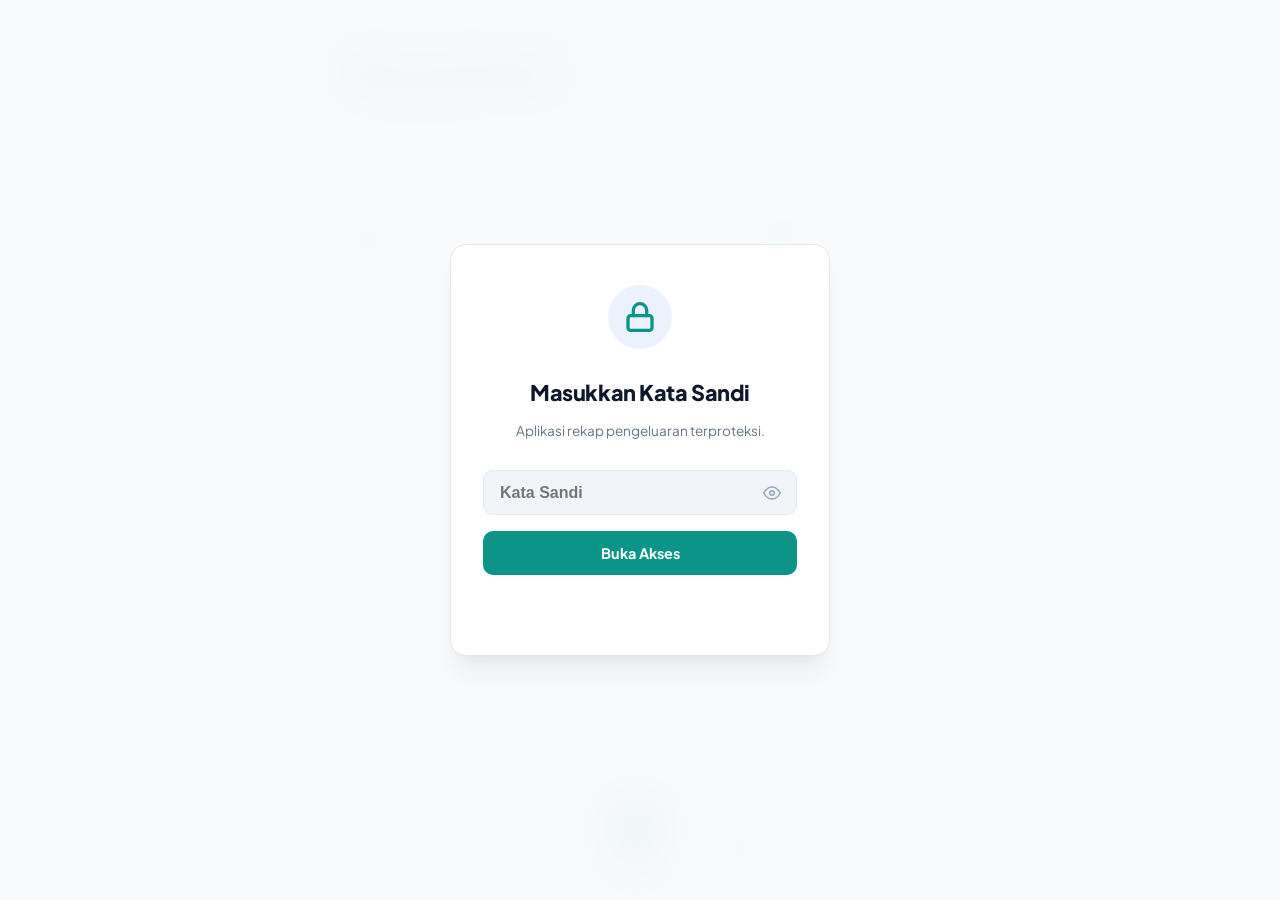
<file: index.html>
<!DOCTYPE html>
<html lang="id">
<head>
  <meta charset="UTF-8">
  <meta name="viewport" content="width=device-width, initial-scale=1.0">
  <meta name="description" content="Aplikasi pencatatan pengeluaran pribadi yang otomatis tersimpan di GitHub Repository menggunakan GitHub REST API.">
  <title>Personal Expense Tracker</title>
  
  <!-- CSS Stylesheet -->
  <link rel="stylesheet" href="style.css?v=2">
  
  <!-- Google Fonts (Plus Jakarta Sans) -->
  <link rel="preconnect" href="https://fonts.googleapis.com">
  <link rel="preconnect" href="https://fonts.gstatic.com" crossorigin>
  <link href="https://fonts.googleapis.com/css2?family=Plus+Jakarta+Sans:wght@400;500;600;700;800&display=swap" rel="stylesheet">
</head>
<body>

  <!-- Background decorative meshes -->
  <div class="bg-mesh bg-mesh-1"></div>
  <div class="bg-mesh bg-mesh-2"></div>

  <!-- App Wrapper (Mobile-first centered constraint) -->
  <div class="app-container">
    
    <!-- HEADER -->
    <header class="app-header">
      <div class="header-main">
        <div class="header-titles">
          <h1>Personal Expense Tracker</h1>
          <span id="current-month-display" class="month-title">Memuat bulan...</span>
        </div>
        
        <!-- Connection status info in header -->
        <div class="sync-status-bar">
          <span id="sync-status-indicator" class="status-dot unconfigured"></span>
          <span id="sync-status-label" class="status-text">Memeriksa koneksi...</span>
        </div>
      </div>
    </header>

    <!-- SUMMARY SECTION -->
    <section class="summary-section">
      <h2 class="section-title-hidden">Ringkasan Keuangan</h2>
      
      <!-- Grid Cards -->
      <div class="summary-grid">
        <!-- Card Gaji -->
        <div class="summary-card-item salary-card">
          <div class="summary-card-header">
            <span class="summary-label">Gaji</span>
            <div class="summary-icon bg-green-light">
              <svg viewBox="0 0 24 24" width="16" height="16" fill="none" stroke="currentColor" stroke-width="2.5" stroke-linecap="round" stroke-linejoin="round">
                <line x1="12" y1="1" x2="12" y2="23"></line>
                <path d="M17 5H9.5a3.5 3.5 0 0 0 0 7h5a3.5 3.5 0 0 1 0 7H6"></path>
              </svg>
            </div>
          </div>
          <span id="summary-salary" class="summary-val">Rp0</span>
        </div>

        <!-- Card Pengeluaran -->
        <div class="summary-card-item expense-card">
          <div class="summary-card-header">
            <span class="summary-label">Pengeluaran</span>
            <div class="summary-icon bg-red-light">
              <svg viewBox="0 0 24 24" width="16" height="16" fill="none" stroke="currentColor" stroke-width="2.5" stroke-linecap="round" stroke-linejoin="round">
                <line x1="7" y1="17" x2="17" y2="7"></line>
                <polyline points="7 7 17 7 17 17"></polyline>
              </svg>
            </div>
          </div>
          <span id="summary-expenses" class="summary-val text-red">Rp0</span>
        </div>

        <!-- Card Sisa Saldo -->
        <div class="summary-card-item balance-card">
          <div class="summary-card-header">
            <span class="summary-label">Sisa Saldo</span>
            <div class="summary-icon bg-teal-light">
              <svg viewBox="0 0 24 24" width="16" height="16" fill="none" stroke="currentColor" stroke-width="2.5" stroke-linecap="round" stroke-linejoin="round">
                <rect x="2" y="5" width="20" height="14" rx="2" ry="2"></rect>
                <line x1="2" y1="10" x2="22" y2="10"></line>
              </svg>
            </div>
          </div>
          <span id="summary-balance" class="summary-val text-green">Rp0</span>
        </div>
      </div>
      
      <!-- Tabungan Widget Inside Summary Card -->
      <div id="summary-savings" class="summary-savings-card">
        <!-- Will be filled dynamically by UIService -->
      </div>
    </section>

    <!-- COPY REPORT BUTTON -->
    <div class="action-bar">
      <button id="btn-copy-report" class="btn-copy">
        <svg viewBox="0 0 24 24" width="18" height="18" fill="none" stroke="currentColor" stroke-width="2.2" stroke-linecap="round" stroke-linejoin="round">
          <path d="M16 4h2a2 2 0 0 1 2 2v14a2 2 0 0 1-2 2H6a2 2 0 0 1-2-2V6a2 2 0 0 1 2-2h2"></path>
          <rect x="8" y="2" width="8" height="4" rx="1" ry="1"></rect>
        </svg>
        Salin Laporan WhatsApp
      </button>
    </div>

    <!-- REPORT LISTING -->
    <section class="report-section">
      <div id="categories-container">
        <!-- Will be rendered dynamically by UIService -->
      </div>
    </section>

    <!-- FLOATING TAB BAR DOCK (UX Optimasi untuk Mobile Thumb reach) -->
    <nav class="bottom-dock-container">
      <div class="bottom-dock">
        <!-- History Action -->
        <button id="btn-history" class="dock-item" title="Riwayat Bulan">
          <svg viewBox="0 0 24 24" width="22" height="22" fill="none" stroke="currentColor" stroke-width="2" stroke-linecap="round" stroke-linejoin="round" class="dock-icon">
            <rect x="3" y="4" width="18" height="18" rx="2" ry="2"></rect>
            <line x1="16" y1="2" x2="16" y2="6"></line>
            <line x1="8" y1="2" x2="8" y2="6"></line>
            <line x1="3" y1="10" x2="21" y2="10"></line>
          </svg>
          <span class="dock-label">Bulan</span>
        </button>
        
        <!-- Main Circular ADD button -->
        <div class="dock-center-wrapper">
          <button id="btn-add-tx" class="dock-center-btn" title="Tambah Transaksi">
            <svg viewBox="0 0 24 24" width="28" height="28" fill="none" stroke="currentColor" stroke-width="2.5" stroke-linecap="round" stroke-linejoin="round">
              <line x1="12" y1="5" x2="12" y2="19"></line>
              <line x1="5" y1="12" x2="19" y2="12"></line>
            </svg>
          </button>
        </div>
        
        <!-- Settings Action -->
        <button id="btn-settings" class="dock-item" title="Pengaturan">
          <svg viewBox="0 0 24 24" width="22" height="22" fill="none" stroke="currentColor" stroke-width="2" stroke-linecap="round" stroke-linejoin="round" class="dock-icon">
            <circle cx="12" cy="12" r="3"></circle>
            <path d="M19.4 15a1.65 1.65 0 0 0 .33 1.82l.06.06a2 2 0 1 1-2.83 2.83l-.06-.06a1.65 1.65 0 0 0-1.82-.33 1.65 1.65 0 0 0-1 1.51V21a2 2 0 0 1-4 0v-.09A1.65 1.65 0 0 0 9 19.4a1.65 1.65 0 0 0-1.82.33l-.06.06a2 2 0 1 1-2.83-2.83l.06-.06a1.65 1.65 0 0 0 .33-1.82 1.65 1.65 0 0 0-1.51-1H3a2 2 0 0 1 0-4h.09A1.65 1.65 0 0 0 4.6 9a1.65 1.65 0 0 0-.33-1.82l-.06-.06a2 2 0 1 1 2.83-2.83l.06.06a1.65 1.65 0 0 0 1.82.33H9a1.65 1.65 0 0 0 1-1.51V3a2 2 0 0 1 4 0v.09a1.65 1.65 0 0 0 1 1.51 1.65 1.65 0 0 0 1.82-.33l.06-.06a2 2 0 1 1 2.83 2.83l-.06.06a1.65 1.65 0 0 0-.33 1.82V9a1.65 1.65 0 0 0 1.51 1H21a2 2 0 0 1 0 4h-.09a1.65 1.65 0 0 0-1.51 1z"></path>
          </svg>
          <span class="dock-label">Setting</span>
        </button>
      </div>
    </nav>

    <!-- FOOTER/SPACER FOR BOTTOM DOCK -->
    <div class="bottom-spacer"></div>

  </div> <!-- End App Container -->

  <!-- MODAL: ADD / EDIT TRANSACTION -->
  <div id="transaction-modal" class="modal-overlay">
    <div class="modal-card">
      <div class="modal-header">
        <h2 id="tx-modal-title">Tambah Transaksi</h2>
        <button type="button" class="modal-close-btn" onclick="document.getElementById('transaction-modal').classList.remove('active'); document.body.classList.remove('modal-open');">&times;</button>
      </div>
      <form id="tx-form" class="modal-body">
        <input type="hidden" id="tx-id">
        
        <div class="form-group">
          <label for="tx-amount">Nominal (Rupiah)</label>
          <div class="input-prefix-wrapper">
            <span class="input-prefix-text">Rp</span>
            <input type="text" id="tx-amount" placeholder="0" required class="form-input with-prefix">
          </div>
        </div>
        
        <div class="form-group">
          <label for="tx-category">Kategori</label>
          <select id="tx-category" required class="form-select">
            <!-- Will be populated dynamically -->
          </select>
        </div>
        
        <div class="form-group">
          <label for="tx-description">Keterangan</label>
          <input type="text" id="tx-description" placeholder="Contoh: Makan siang nasi padang" required class="form-input">
        </div>
        
        <!-- Today's date will be populated by default but we keep it hidden/readonly for simple use -->
        <input type="hidden" id="tx-date">

        <div class="modal-actions">
          <button type="button" id="btn-delete-tx" class="btn btn-danger">Hapus</button>
          <div class="flex-spacer"></div>
          <button type="button" class="btn btn-secondary" onclick="document.getElementById('transaction-modal').classList.remove('active'); document.body.classList.remove('modal-open');">Batal</button>
          <button type="submit" class="btn btn-primary">Simpan</button>
        </div>
      </form>
    </div>
  </div>

  <!-- BOTTOM SHEET / MODAL: HISTORY MONTHS -->
  <div id="history-modal" class="modal-overlay bottom-sheet">
    <div class="modal-card">
      <!-- Drag handle helper for visual aesthetics on bottom sheets -->
      <div class="sheet-drag-handle"></div>
      <div class="modal-header">
        <h2>Pilih Periode Bulan</h2>
        <button type="button" class="modal-close-btn" onclick="document.getElementById('history-modal').classList.remove('active'); document.body.classList.remove('modal-open');">&times;</button>
      </div>
      <div class="modal-body">
        <div id="history-month-list" class="month-selection-list">
          <!-- Filled dynamically -->
        </div>
      </div>
    </div>
  </div>

  <!-- MODAL: SETTINGS & GITHUB CONFIG -->
  <div id="settings-modal" class="modal-overlay">
    <div class="modal-card">
      <div class="modal-header">
        <h2>Pengaturan Profil & GitHub</h2>
        <button type="button" class="modal-close-btn" onclick="document.getElementById('settings-modal').classList.remove('active'); document.body.classList.remove('modal-open');">&times;</button>
      </div>
      <form id="settings-form" class="modal-body">
        
        <div class="section-divider-title">
          <span>⚙️ KEUANGAN & BUDGET</span>
        </div>
        
        <div class="form-group">
          <label for="settings-salary">Gaji Bulanan (Rupiah)</label>
          <div class="input-prefix-wrapper">
            <span class="input-prefix-text">Rp</span>
            <input type="text" id="settings-salary" required class="form-input with-prefix">
          </div>
        </div>
        
        <div id="settings-budgets-container" class="settings-budgets-grid">
          <!-- budgets generated dynamically -->
        </div>

        <div class="section-divider-title">
          <span>📂 GITHUB CLOUD DATABASE</span>
        </div>
        
        <div class="form-group">
          <label for="settings-gh-username">GitHub Username</label>
          <input type="text" id="settings-gh-username" placeholder="Contoh: budisanjaya" class="form-input">
        </div>
        <div class="form-group">
          <label for="settings-gh-repo">Repository Name</label>
          <input type="text" id="settings-gh-repo" placeholder="Contoh: data-keuangan" class="form-input">
        </div>
        <div class="form-group">
          <label for="settings-gh-branch">Branch</label>
          <input type="text" id="settings-gh-branch" value="main" class="form-input">
        </div>
        <div class="form-group">
          <label for="settings-gh-token">Fine-grained Personal Access Token</label>
          <input type="password" id="settings-gh-token" placeholder="github_pat_..." class="form-input">
          <span class="help-text">Token ini disimpan secara lokal di dalam browser Anda dan tidak dikirim ke server luar.</span>
        </div>

        <div class="modal-actions">
          <button type="button" class="btn btn-secondary" onclick="document.getElementById('settings-modal').classList.remove('active'); document.body.classList.remove('modal-open');">Batal</button>
          <button type="submit" class="btn btn-primary">Simpan Pengaturan</button>
        </div>
      </form>
    </div>
  </div>

  <!-- TOAST NOTIFICATION CONTAINER -->
  <div id="toast-container" class="toast-container"></div>

  <!-- LOADING OVERLAY -->
  <div id="loading-overlay" class="loading-overlay">
    <div class="loading-content">
      <div class="spinner"></div>
      <span id="loading-text">Menghubungkan ke GitHub...</span>
    </div>
  </div>

  <!-- LOCK SCREEN OVERLAY -->
  <div id="lock-screen" class="lock-screen-overlay">
    <div class="lock-card">
      <div class="lock-icon-wrapper">
        <svg viewBox="0 0 24 24" width="32" height="32" fill="none" stroke="currentColor" stroke-width="2.5" stroke-linecap="round" stroke-linejoin="round">
          <rect x="3" y="11" width="18" height="11" rx="2" ry="2"></rect>
          <path d="M7 11V7a5 5 0 0 1 10 0v4"></path>
        </svg>
      </div>
      <h2>Masukkan Kata Sandi</h2>
      <p class="lock-subtitle">Aplikasi rekap pengeluaran terproteksi.</p>
      <form id="lock-form" class="lock-form">
        <div class="lock-input-group">
          <input type="password" id="lock-password" placeholder="Kata Sandi" required autocomplete="current-password">
          <button type="button" id="btn-toggle-lock-pwd" class="btn-toggle-pwd" title="Lihat Sandi">
            <svg viewBox="0 0 24 24" width="18" height="18" fill="none" stroke="currentColor" stroke-width="2" stroke-linecap="round" stroke-linejoin="round">
              <path d="M1 12s4-8 11-8 11 8 11 8-4 8-11 8-11-8-11-8z"></path>
              <circle cx="12" cy="12" r="3"></circle>
            </svg>
          </button>
        </div>
        <button type="submit" class="btn btn-primary btn-lock-submit">Buka Akses</button>
      </form>
      <div id="lock-error-msg" class="lock-error"></div>
    </div>
  </div>

  <!-- JS Coordinator Entry Point -->
  <script type="module" src="script.js?v=2"></script>
</body>
</html>
</file>
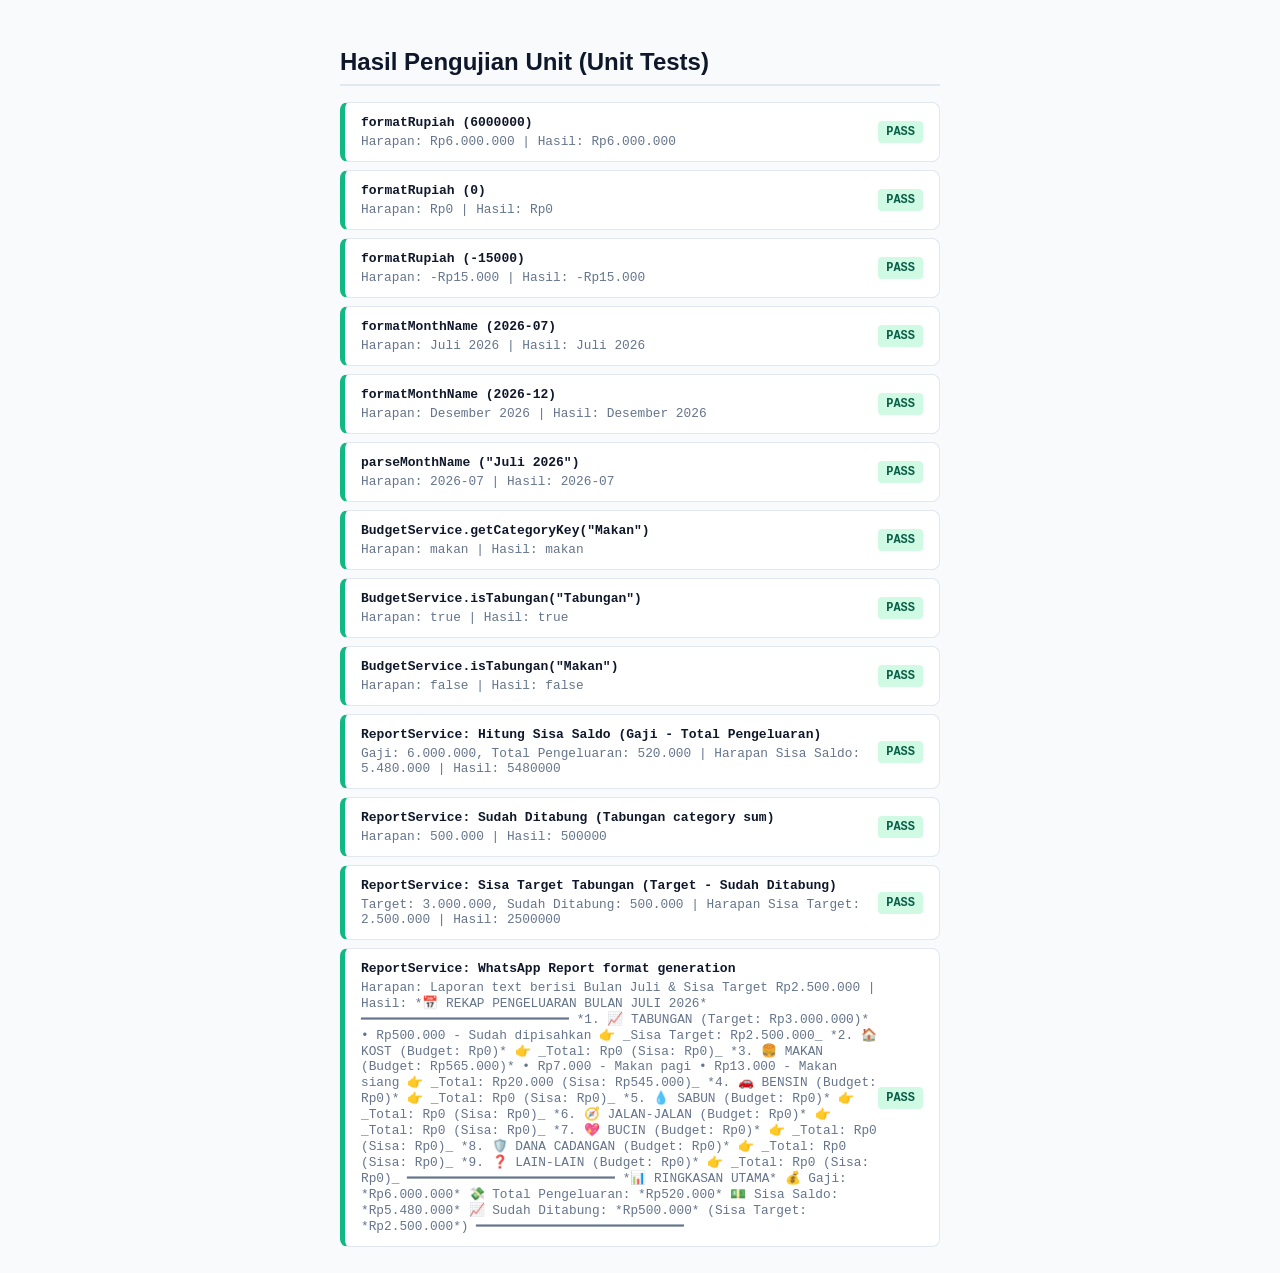
<file: test.html>
<!DOCTYPE html>
<html lang="id">
<head>
  <meta charset="UTF-8">
  <title>Unit Test - Personal Expense Tracker</title>
  <style>
    body {
      font-family: 'Segoe UI', Tahoma, Geneva, Verdana, sans-serif;
      padding: 2rem;
      background: #f8fafc;
      color: #0f172a;
      max-width: 600px;
      margin: 0 auto;
    }
    h1 {
      border-bottom: 2px solid #e2e8f0;
      padding-bottom: 0.5rem;
      font-size: 1.5rem;
    }
    .test-case {
      padding: 0.75rem 1rem;
      border-radius: 8px;
      margin-bottom: 0.5rem;
      background: #ffffff;
      border: 1px solid #e2e8f0;
      display: flex;
      justify-content: space-between;
      align-items: center;
      font-family: monospace;
    }
    .success {
      border-left: 5px solid #10b981;
    }
    .fail {
      border-left: 5px solid #ef4444;
      background: #fef2f2;
    }
    .badge {
      font-size: 0.75rem;
      font-weight: 700;
      padding: 0.25rem 0.5rem;
      border-radius: 4px;
      text-transform: uppercase;
    }
    .badge-pass {
      background: #d1fae5;
      color: #065f46;
    }
    .badge-fail {
      background: #fee2e2;
      color: #991b1b;
    }
    .details {
      font-size: 0.8rem;
      color: #64748b;
      margin-top: 0.25rem;
      display: block;
    }
  </style>
</head>
<body>
  <h1>Hasil Pengujian Unit (Unit Tests)</h1>
  <div id="results"></div>

  <script type="module">
    import { formatRupiah, formatMonthName, parseMonthName } from './js/Utils.js';
    import { BudgetService } from './js/BudgetService.js';
    import { ReportService } from './js/ReportService.js';

    const resultsEl = document.getElementById('results');

    function assert(name, condition, details = '') {
      const container = document.createElement('div');
      container.className = `test-case ${condition ? 'success' : 'fail'}`;
      
      const left = document.createElement('div');
      left.innerHTML = `<strong>${name}</strong>`;
      if (details) {
        left.innerHTML += `<span class="details">${details}</span>`;
      }
      
      const badge = document.createElement('span');
      badge.className = `badge ${condition ? 'badge-pass' : 'badge-fail'}`;
      badge.textContent = condition ? 'PASS' : 'FAIL';
      
      container.appendChild(left);
      container.appendChild(badge);
      resultsEl.appendChild(container);
    }

    try {
      // Test 1: formatRupiah
      assert(
        'formatRupiah (6000000)', 
        formatRupiah(6000000) === 'Rp6.000.000', 
        `Harapan: Rp6.000.000 | Hasil: ${formatRupiah(6000000)}`
      );
      assert(
        'formatRupiah (0)', 
        formatRupiah(0) === 'Rp0', 
        `Harapan: Rp0 | Hasil: ${formatRupiah(0)}`
      );
      assert(
        'formatRupiah (-15000)', 
        formatRupiah(-15000) === '-Rp15.000', 
        `Harapan: -Rp15.000 | Hasil: ${formatRupiah(-15000)}`
      );

      // Test 2: formatMonthName
      assert(
        'formatMonthName (2026-07)', 
        formatMonthName('2026-07') === 'Juli 2026', 
        `Harapan: Juli 2026 | Hasil: ${formatMonthName('2026-07')}`
      );
      assert(
        'formatMonthName (2026-12)', 
        formatMonthName('2026-12') === 'Desember 2026', 
        `Harapan: Desember 2026 | Hasil: ${formatMonthName('2026-12')}`
      );

      // Test 3: parseMonthName
      assert(
        'parseMonthName ("Juli 2026")', 
        parseMonthName('Juli 2026') === '2026-07', 
        `Harapan: 2026-07 | Hasil: ${parseMonthName('Juli 2026')}`
      );

      // Test 4: BudgetService Category mapping
      assert(
        'BudgetService.getCategoryKey("Makan")', 
        BudgetService.getCategoryKey('Makan') === 'makan',
        `Harapan: makan | Hasil: ${BudgetService.getCategoryKey('Makan')}`
      );
      assert(
        'BudgetService.isTabungan("Tabungan")', 
        BudgetService.isTabungan('Tabungan') === true,
        `Harapan: true | Hasil: ${BudgetService.isTabungan('Tabungan')}`
      );
      assert(
        'BudgetService.isTabungan("Makan")', 
        BudgetService.isTabungan('Makan') === false,
        `Harapan: false | Hasil: ${BudgetService.isTabungan('Makan')}`
      );

      // Test 5: ReportService Calculations
      const dummySettings = {
        salary: 6000000,
        budgets: {
          tabungan: 3000000,
          makan: 565000
        }
      };
      
      const dummyTransactions = [
        { id: 1, date: '2026-07-05', category: 'Tabungan', amount: 500000, description: 'Sudah dipisahkan', created_at: '' },
        { id: 2, date: '2026-07-06', category: 'Makan', amount: 7000, description: 'Makan pagi', created_at: '' },
        { id: 3, date: '2026-07-07', category: 'Makan', amount: 13000, description: 'Makan siang', created_at: '' }
      ];
      
      const summary = ReportService.calculateSummary(dummySettings, dummyTransactions);
      
      assert(
        'ReportService: Hitung Sisa Saldo (Gaji - Total Pengeluaran)', 
        summary.sisaSaldo === 5480000, // 6.000.000 - 520.000 (Makan & Tabungan) = 5.480.000
        `Gaji: 6.000.000, Total Pengeluaran: 520.000 | Harapan Sisa Saldo: 5.480.000 | Hasil: ${summary.sisaSaldo}`
      );
      assert(
        'ReportService: Sudah Ditabung (Tabungan category sum)', 
        summary.sudahDitabung === 500000, 
        `Harapan: 500.000 | Hasil: ${summary.sudahDitabung}`
      );
      assert(
        'ReportService: Sisa Target Tabungan (Target - Sudah Ditabung)', 
        summary.sisaTargetTabungan === 2500000, 
        `Target: 3.000.000, Sudah Ditabung: 500.000 | Harapan Sisa Target: 2.500.000 | Hasil: ${summary.sisaTargetTabungan}`
      );

      // Test 6: ReportService WhatsApp format
      const waReport = ReportService.generateWhatsAppReport('2026-07', dummySettings, dummyTransactions);
      assert(
        'ReportService: WhatsApp Report format generation', 
        typeof waReport === 'string' && waReport.includes('REKAP PENGELUARAN BULAN JULI 2026') && waReport.includes('Sisa Target: Rp2.500.000'),
        `Harapan: Laporan text berisi Bulan Juli & Sisa Target Rp2.500.000 | Hasil: \n${waReport}`
      );

    } catch (e) {
      assert('Menjalankan Test Suite Tanpa Eror', false, e.stack);
    }
  </script>
</body>
</html>
</file>
<file: style.css>
/* ==========================================================================
   DESIGN SYSTEM & VARIABLES
   ========================================================================== */
:root {
  --primary-color: #0d9488;       /* Teal 600 - More modern/premium than plain green */
  --primary-hover: #0f766e;       /* Teal 700 */
  --primary-light: #f0fdfa;       /* Teal 50 */
  --primary-glow: rgba(13, 148, 136, 0.15);
  
  --green-accent: #10b981;        /* Emerald 500 */
  --green-bg-light: #ecfdf5;      /* Emerald 50 */
  
  --danger-color: #f43f5e;        /* Rose 500 - More modern than standard red */
  --danger-hover: #e11d48;        /* Rose 600 */
  --danger-light: #fff1f2;        /* Rose 50 */
  
  --text-main: #0f172a;           /* Slate 900 */
  --text-muted: #64748b;          /* Slate 500 */
  --text-light: #94a3b8;          /* Slate 400 */
  
  --bg-app: #f8fafc;              /* Slate 50 */
  --bg-card: #ffffff;
  --bg-input: #f1f5f9;            /* Slate 100 */
  --border-color: #e2e8f0;        /* Slate 200 */
  
  --radius-card: 16px;
  --radius-button: 10px;
  --radius-input: 10px;
  
  --shadow-thin: 0 1px 3px rgba(0, 0, 0, 0.02), 0 1px 2px rgba(0, 0, 0, 0.01);
  --shadow-normal: 0 10px 15px -3px rgba(0, 0, 0, 0.03), 0 4px 6px -4px rgba(0, 0, 0, 0.03);
  --shadow-premium: 0 20px 25px -5px rgba(15, 23, 42, 0.06), 0 8px 10px -6px rgba(15, 23, 42, 0.04);
  --shadow-modal: 0 25px 50px -12px rgba(0, 0, 0, 0.15);
  --shadow-dock: 0 10px 30px -5px rgba(15, 23, 42, 0.12);
  --shadow-fab: 0 10px 20px -3px rgba(13, 148, 136, 0.35);
  
  --transition-fast: 0.2s cubic-bezier(0.16, 1, 0.3, 1);
  --transition-normal: 0.4s cubic-bezier(0.16, 1, 0.3, 1);
}

/* ==========================================================================
   BASE STYLES & BACKGROUND DECORATIONS
   ========================================================================== */
* {
  box-sizing: border-box;
  margin: 0;
  padding: 0;
}

body {
  font-family: 'Plus Jakarta Sans', -apple-system, BlinkMacSystemFont, sans-serif;
  background-color: var(--bg-app);
  color: var(--text-main);
  line-height: 1.5;
  -webkit-font-smoothing: antialiased;
  position: relative;
  overflow-x: hidden;
  min-height: 100vh;
}

/* Decorative fluid mesh circles for background depth */
.bg-mesh {
  position: fixed;
  border-radius: 50%;
  filter: blur(100px);
  z-index: -1;
  opacity: 0.4;
  pointer-events: none;
}

.bg-mesh-1 {
  width: 400px;
  height: 400px;
  background: radial-gradient(circle, var(--primary-light) 0%, rgba(204, 251, 241, 0.4) 100%);
  top: -100px;
  right: -100px;
}

.bg-mesh-2 {
  width: 350px;
  height: 350px;
  background: radial-gradient(circle, #fef2f2 0%, rgba(254, 242, 242, 0.1) 100%);
  bottom: 10%;
  left: -150px;
}

/* App Container (Constraint) */
.app-container {
  max-width: 640px;
  margin: 0 auto;
  padding: 2rem 1.25rem;
  display: flex;
  flex-direction: column;
  gap: 1.5rem;
}

h1, h2, h3, h4 {
  font-weight: 700;
  letter-spacing: -0.02em;
}

.font-semibold {
  font-weight: 600;
}

.text-green {
  color: var(--primary-color) !important;
}

.text-red {
  color: var(--danger-color) !important;
}

/* Screen readers header utility */
.section-title-hidden {
  position: absolute;
  width: 1px;
  height: 1px;
  padding: 0;
  margin: -1px;
  overflow: hidden;
  clip: rect(0, 0, 0, 0);
  border: 0;
}

/* ==========================================================================
   APP HEADER
   ========================================================================== */
.app-header {
  padding-bottom: 0.75rem;
  display: flex;
  flex-direction: column;
  gap: 0.5rem;
}

.header-main {
  display: flex;
  flex-direction: column;
  gap: 0.35rem;
}

.header-greeting {
  font-size: 0.85rem;
  font-weight: 700;
  color: var(--primary-color);
  display: block;
  margin-bottom: 0.1rem;
}

.header-titles h1 {
  font-size: 0.82rem;
  text-transform: uppercase;
  letter-spacing: 0.12em;
  color: var(--text-muted);
  font-weight: 700;
}

.month-title {
  font-size: 2rem;
  font-weight: 800;
  color: var(--text-main);
  letter-spacing: -0.03em;
  display: block;
}

/* Sync status in header */
.sync-status-bar {
  display: inline-flex;
  align-items: center;
  gap: 0.5rem;
  background: var(--bg-card);
  padding: 0.35rem 0.75rem;
  border-radius: 999px;
  border: 1px solid var(--border-color);
  width: fit-content;
  box-shadow: var(--shadow-thin);
}

.status-dot {
  width: 7px;
  height: 7px;
  border-radius: 50%;
  display: inline-block;
}

.status-dot.synced {
  background-color: var(--green-accent);
  box-shadow: 0 0 8px var(--green-accent);
}

.status-dot.syncing {
  background-color: #f59e0b;
  box-shadow: 0 0 8px #f59e0b;
  animation: pulse 1.2s infinite ease-in-out;
}

.status-dot.error {
  background-color: var(--danger-color);
  box-shadow: 0 0 8px var(--danger-color);
}

.status-dot.unconfigured {
  background-color: var(--text-light);
}

.status-text {
  font-size: 0.75rem;
  font-weight: 600;
  color: var(--text-muted);
}

@keyframes pulse {
  0% { transform: scale(0.9); opacity: 0.6; }
  50% { transform: scale(1.1); opacity: 1; }
  100% { transform: scale(0.9); opacity: 0.6; }
}

/* ==========================================================================
   SUMMARY SECTION (Grid Dash Cards)
   ========================================================================== */
.summary-grid {
  display: grid;
  grid-template-columns: repeat(3, 1fr);
  gap: 0.75rem;
}

.summary-card-item {
  background: var(--bg-card);
  border: 1px solid var(--border-color);
  border-radius: var(--radius-card);
  padding: 1rem 0.85rem;
  display: flex;
  flex-direction: column;
  gap: 0.75rem;
  box-shadow: var(--shadow-thin);
  transition: transform var(--transition-fast), box-shadow var(--transition-fast);
}

.summary-card-item:hover {
  transform: translateY(-2px);
  box-shadow: var(--shadow-normal);
}

.summary-card-header {
  display: flex;
  justify-content: space-between;
  align-items: center;
}

.summary-label {
  font-size: 0.72rem;
  font-weight: 700;
  color: var(--text-muted);
  text-transform: uppercase;
  letter-spacing: 0.05em;
}

/* Mini SVGs container */
.summary-icon {
  width: 26px;
  height: 26px;
  border-radius: 8px;
  display: flex;
  align-items: center;
  justify-content: center;
}

.bg-green-light {
  background-color: #ecfdf5;
  color: #059669;
}

.bg-red-light {
  background-color: #fff1f2;
  color: #e11d48;
}

.bg-teal-light {
  background-color: #f0fdfa;
  color: #0d9488;
}

.summary-val {
  font-size: 1.1rem;
  font-weight: 700;
  color: var(--text-main);
  letter-spacing: -0.02em;
  word-break: break-all;
}

/* Tabungan Widget inside summary */
.summary-savings-card {
  margin-top: 1rem;
  background: var(--bg-card);
  border: 1px solid var(--border-color);
  border-radius: var(--radius-card);
  padding: 1.25rem;
  box-shadow: var(--shadow-thin);
  display: flex;
  flex-direction: column;
  gap: 0.65rem;
}

.savings-info {
  display: flex;
  justify-content: space-between;
  font-size: 0.82rem;
  color: var(--text-muted);
  font-weight: 500;
}

.savings-info strong {
  color: var(--text-main);
  font-weight: 700;
}

.savings-info.sub-info {
  font-size: 0.78rem;
}

/* ==========================================================================
   ACTION BUTTON BAR (WhatsApp Copy)
   ========================================================================== */
.btn-copy {
  display: inline-flex;
  align-items: center;
  justify-content: center;
  gap: 0.65rem;
  width: 100%;
  background-color: var(--bg-card);
  border: 1.5px solid var(--primary-color);
  color: var(--primary-color);
  border-radius: var(--radius-button);
  padding: 0.8rem;
  cursor: pointer;
  font-size: 0.9rem;
  font-weight: 700;
  transition: all var(--transition-fast);
  box-shadow: var(--shadow-thin);
}

.btn-copy:hover {
  background-color: var(--primary-color);
  color: #ffffff;
  box-shadow: var(--shadow-normal);
  transform: translateY(-1px);
}

.btn-copy:active {
  transform: translateY(0) scale(0.99);
}

/* ==========================================================================
   CATEGORY CARDS & TRANSACTION LISTS
   ========================================================================== */
/* Unified Categories List Card Container */
#categories-container {
  background-color: var(--bg-card);
  border-radius: 24px;
  border: 1px solid var(--border-color);
  box-shadow: var(--shadow-thin);
  padding: 0.5rem 1.5rem;
  overflow: hidden;
  display: flex;
  flex-direction: column;
}

/* Category sleek row layout (replacing bulky individual cards) */
.category-card {
  background: transparent !important;
  border: none !important;
  border-radius: 0 !important;
  box-shadow: none !important;
  padding: 1.25rem 0 !important;
  margin-bottom: 0 !important;
  border-bottom: 1px solid var(--border-color) !important;
  display: flex;
  flex-direction: column;
  transition: all var(--transition-fast);
}

.category-card:last-child {
  border-bottom: none !important;
}

.category-card.over-budget .category-title {
  color: var(--danger-color);
}
.category-card.over-budget .category-icon-wrapper {
  background-color: #fef2f2;
  color: var(--danger-color);
}

/* Card Header clickable button */
.card-header-clickable {
  display: flex;
  justify-content: space-between;
  align-items: center;
  width: 100%;
  cursor: pointer;
  user-select: none;
  margin-bottom: 0.5rem;
}

.header-info {
  display: flex;
  flex-direction: column;
  gap: 0.15rem;
}

.header-action {
  display: flex;
  align-items: center;
  gap: 0.5rem;
}

/* Badge showing transaction counts */
.tx-count-badge {
  font-size: 0.7rem;
  font-weight: 700;
  background-color: var(--bg-input);
  color: var(--text-muted);
  padding: 0.2rem 0.5rem;
  border-radius: 99px;
  text-transform: uppercase;
}

/* Chevron icon animation */
.chevron-icon {
  color: var(--text-light);
  transition: transform var(--transition-normal);
}

.category-card.expanded .chevron-icon {
  transform: rotate(180deg);
  color: var(--primary-color);
}

/* Accordion Collapse Transition */
.card-expandable-content {
  max-height: 0;
  overflow: hidden;
  transition: max-height var(--transition-normal) ease-out;
}

.category-card.expanded .card-expandable-content {
  max-height: 1200px; /* High enough value to support lists */
}

.card-expandable-inner {
  overflow: hidden;
  padding-top: 0.75rem;
}

.header-left-side {
  display: flex;
  align-items: center;
  gap: 0.75rem;
}

.category-icon-wrapper {
  width: 36px;
  height: 36px;
  border-radius: 10px;
  display: flex;
  align-items: center;
  justify-content: center;
  transition: all var(--transition-fast);
}

/* Category-specific icon wrapper backgrounds & text colors */
.cat-tabungan .category-icon-wrapper { background-color: #ecfdf5; color: #10b981; }
.cat-kost .category-icon-wrapper { background-color: #f5f3ff; color: #8b5cf6; }
.cat-makan .category-icon-wrapper { background-color: #fffbeb; color: #f59e0b; }
.cat-bensin .category-icon-wrapper { background-color: #f0f9ff; color: #0ea5e9; }
.cat-sabun .category-icon-wrapper { background-color: #ecfeff; color: #06b6d4; }
.cat-jalanjalan .category-icon-wrapper { background-color: #fef9c3; color: #eab308; }
.cat-bucin .category-icon-wrapper { background-color: #fce7f3; color: #ec4899; }
.cat-cadangan .category-icon-wrapper { background-color: #e0e7ff; color: #6366f1; }
.cat-lainlain .category-icon-wrapper { background-color: #f1f5f9; color: #64748b; }

.category-title {
  font-size: 1.05rem;
  font-weight: 800;
  letter-spacing: -0.01em;
  color: var(--text-main);
  text-transform: uppercase;
}

.budget-limit {
  font-size: 0.8rem;
  font-weight: 600;
  color: var(--text-muted);
}

/* Inset transaction list panel styling */
.tx-list {
  display: flex;
  flex-direction: column;
  background-color: var(--bg-app);
  border-radius: 12px;
  padding: 0.5rem;
  border: 1px solid var(--border-color);
  gap: 0.25rem;
}

.no-tx-placeholder {
  font-size: 0.82rem;
  color: var(--text-light);
  font-style: italic;
  padding: 1rem 0;
  text-align: center;
}

/* Single Transaction row */
.tx-item {
  display: flex;
  justify-content: space-between;
  align-items: center;
  padding: 0.75rem 0.65rem;
  border-radius: 10px;
  cursor: pointer;
  transition: background var(--transition-fast), transform var(--transition-fast);
}

.tx-item:hover {
  background-color: var(--bg-app);
  transform: translateX(2px);
}

.tx-item-left {
  display: flex;
  align-items: flex-start;
  gap: 0.65rem;
}

.tx-bullet {
  font-size: 0.88rem;
  color: var(--text-light);
  font-weight: 700;
  min-width: 16px;
  margin-top: 0.1rem;
}

.tx-details {
  display: flex;
  flex-direction: column;
  gap: 0.15rem;
}

.tx-description {
  font-size: 0.92rem;
  font-weight: 600;
  color: var(--text-main);
  word-break: break-word;
}

.tx-date {
  font-size: 0.75rem;
  color: var(--text-muted);
  font-weight: 500;
}

.tx-amount {
  font-size: 0.92rem;
  font-weight: 700;
  color: var(--text-main);
}

/* Card footer details */
.card-footer {
  margin-top: 0.75rem;
  display: flex;
  justify-content: space-between;
  align-items: center;
  gap: 1rem;
}

.footer-row {
  display: flex;
  align-items: center;
  gap: 0.35rem;
  font-size: 0.78rem;
  font-weight: 600;
  color: var(--text-muted);
}

.footer-row span:first-child {
  color: var(--text-light);
  text-transform: uppercase;
  font-size: 0.7rem;
  letter-spacing: 0.02em;
}

.footer-row .val {
  color: var(--text-main);
  font-weight: 700;
}

/* ==========================================================================
   FLOATING BOTTOM DOCK NAVIGATION (UX Enhancement)
   ========================================================================== */
.bottom-dock-container {
  position: fixed;
  bottom: 1.5rem;
  left: 0;
  right: 0;
  display: flex;
  justify-content: center;
  z-index: 999;
  pointer-events: none;
  padding: 0 1rem;
}

.bottom-dock {
  pointer-events: auto;
  background-color: rgba(255, 255, 255, 0.85);
  backdrop-filter: blur(15px);
  border: 1px solid rgba(226, 232, 240, 0.8);
  border-radius: 30px;
  padding: 0.5rem 1.25rem;
  display: flex;
  align-items: center;
  justify-content: space-around;
  width: 100%;
  max-width: 360px;
  box-shadow: var(--shadow-dock);
}

.dock-item {
  background: transparent;
  border: none;
  display: flex;
  flex-direction: column;
  align-items: center;
  justify-content: center;
  gap: 0.2rem;
  color: var(--text-muted);
  cursor: pointer;
  padding: 0.4rem 0.8rem;
  border-radius: 16px;
  transition: all var(--transition-fast);
}

.dock-item:hover {
  color: var(--primary-color);
  background-color: rgba(13, 148, 136, 0.04);
}

.dock-icon {
  transition: transform var(--transition-fast);
}

.dock-item:hover .dock-icon {
  transform: translateY(-1px);
}

.dock-label {
  font-size: 0.68rem;
  font-weight: 700;
  text-transform: uppercase;
  letter-spacing: 0.02em;
}

/* Circular Center Add button floating inside dock */
.dock-center-wrapper {
  position: relative;
  width: 60px;
  height: 40px;
  display: flex;
  justify-content: center;
  align-items: center;
}

.dock-center-btn {
  position: absolute;
  bottom: 0.35rem;
  width: 54px;
  height: 54px;
  border-radius: 50%;
  background: linear-gradient(135deg, var(--primary-color) 0%, var(--primary-hover) 100%);
  color: #ffffff;
  border: none;
  cursor: pointer;
  display: flex;
  align-items: center;
  justify-content: center;
  box-shadow: var(--shadow-fab);
  transition: transform var(--transition-fast), box-shadow var(--transition-fast);
}

.dock-center-btn:hover {
  transform: translateY(-4px) scale(1.04);
  box-shadow: 0 14px 24px -3px rgba(13, 148, 136, 0.45);
}

.dock-center-btn:active {
  transform: translateY(-2px) scale(0.98);
}

.bottom-spacer {
  height: 90px;
  width: 100%;
}

/* ==========================================================================
   MODAL WINDOW & BOTTOM SHEET STYLING
   ========================================================================== */
.modal-overlay {
  position: fixed;
  top: 0;
  left: 0;
  right: 0;
  bottom: 0;
  background-color: rgba(15, 23, 42, 0.25);
  backdrop-filter: blur(8px);
  z-index: 1000;
  opacity: 0;
  pointer-events: none;
  display: flex;
  align-items: center;
  justify-content: center;
  padding: 1.25rem;
  transition: opacity var(--transition-normal);
}

.modal-overlay.active {
  opacity: 1;
  pointer-events: auto;
}

.modal-card {
  background-color: var(--bg-card);
  border-radius: var(--radius-card);
  box-shadow: var(--shadow-modal);
  width: 100%;
  max-width: 480px;
  max-height: 85vh;
  display: flex;
  flex-direction: column;
  transform: scale(0.95) translateY(10px);
  transition: transform var(--transition-normal);
  border: 1px solid var(--border-color);
  overflow: hidden;
}

.modal-overlay.active .modal-card {
  transform: scale(1) translateY(0);
}

/* Bottom Sheet specifically layout */
.modal-overlay.bottom-sheet {
  align-items: flex-end;
  padding: 0;
}

.modal-overlay.bottom-sheet .modal-card {
  max-width: 640px;
  border-bottom-left-radius: 0;
  border-bottom-right-radius: 0;
  transform: translateY(100%);
  margin: 0 auto;
}

.modal-overlay.bottom-sheet.active .modal-card {
  transform: translateY(0);
}

.sheet-drag-handle {
  width: 40px;
  height: 4px;
  background-color: var(--border-color);
  border-radius: 99px;
  margin: 0.75rem auto 0;
}

/* Header & Forms */
.modal-header {
  padding: 1.25rem 1.5rem;
  border-bottom: 1px solid var(--border-color);
  display: flex;
  justify-content: space-between;
  align-items: center;
}

.modal-header h2 {
  font-size: 1.2rem;
  font-weight: 800;
  color: var(--text-main);
}

.modal-close-btn {
  background: transparent;
  border: none;
  font-size: 1.75rem;
  color: var(--text-muted);
  cursor: pointer;
  line-height: 1;
  padding: 0.25rem;
  border-radius: 8px;
}

.modal-close-btn:hover {
  color: var(--text-main);
}

.modal-body {
  padding: 1.5rem;
  overflow-y: auto;
  display: flex;
  flex-direction: column;
  gap: 1.25rem;
}

.section-divider-title {
  display: flex;
  align-items: center;
  gap: 0.75rem;
  margin-top: 0.5rem;
}

.section-divider-title span {
  font-size: 0.75rem;
  font-weight: 800;
  letter-spacing: 0.08em;
  color: var(--text-muted);
}

.section-divider-title::after {
  content: '';
  flex: 1;
  height: 1px;
  background-color: var(--border-color);
}

/* Input Fields & Prefix Containers */
.form-group {
  display: flex;
  flex-direction: column;
  gap: 0.35rem;
}

.form-group label {
  font-size: 0.82rem;
  font-weight: 700;
  color: var(--text-main);
}

.input-prefix-wrapper {
  display: flex;
  position: relative;
  align-items: center;
}

.input-prefix-text {
  position: absolute;
  left: 0.75rem;
  font-size: 0.95rem;
  font-weight: 700;
  color: var(--text-muted);
  pointer-events: none;
}

.form-input, .form-select {
  font-family: inherit;
  font-size: 0.95rem;
  padding: 0.75rem 0.85rem;
  border: 1px solid var(--border-color);
  border-radius: var(--radius-input);
  background-color: var(--bg-card);
  color: var(--text-main);
  outline: none;
  width: 100%;
  transition: all var(--transition-fast);
}

.form-input.with-prefix {
  padding-left: 2.25rem;
}

.form-input:focus, .form-select:focus {
  border-color: var(--primary-color);
  box-shadow: 0 0 0 3.5px var(--primary-glow);
}

.help-text {
  font-size: 0.72rem;
  color: var(--text-muted);
  margin-top: 0.1rem;
}

/* Grids in settings */
.settings-budgets-grid {
  display: grid;
  grid-template-columns: 1fr 1fr;
  gap: 0.75rem;
}

/* Modal Actions Buttons */
.modal-actions {
  display: flex;
  gap: 0.75rem;
  align-items: center;
  margin-top: 0.75rem;
}

.btn {
  font-family: inherit;
  font-size: 0.9rem;
  font-weight: 700;
  padding: 0.75rem 1.25rem;
  border-radius: var(--radius-button);
  border: none;
  cursor: pointer;
  transition: all var(--transition-fast);
}

.btn:active {
  transform: scale(0.98);
}

.btn-primary {
  background-color: var(--primary-color);
  color: #ffffff;
}

.btn-primary:hover {
  background-color: var(--primary-hover);
  box-shadow: 0 4px 10px rgba(13, 148, 136, 0.15);
}

.btn-secondary {
  background-color: var(--bg-input);
  color: var(--text-main);
}

.btn-secondary:hover {
  background-color: var(--border-color);
}

.btn-danger {
  background-color: var(--danger-light);
  color: var(--danger-color);
}

.btn-danger:hover {
  background-color: var(--danger-color);
  color: #ffffff;
}

/* Month List visual selector */
.month-selection-list {
  display: flex;
  flex-direction: column;
  gap: 0.5rem;
  max-height: 280px;
  overflow-y: auto;
  padding-bottom: 1.25rem;
}

.month-select-btn {
  border: 1px solid var(--border-color);
  background: var(--bg-card);
  padding: 1rem 1.25rem;
  border-radius: var(--radius-button);
  display: flex;
  justify-content: space-between;
  align-items: center;
  cursor: pointer;
  font-family: inherit;
  font-size: 0.95rem;
  font-weight: 600;
  transition: all var(--transition-fast);
}

.month-select-btn:hover {
  background-color: var(--bg-app);
  transform: translateY(-1px);
}

.month-select-btn.active {
  border-color: var(--primary-color);
  background-color: var(--primary-light);
  color: var(--primary-hover);
}

.active-tick {
  color: var(--primary-color);
  font-weight: 800;
}

/* Disable body scroll */
body.modal-open {
  overflow: hidden;
}

/* ==========================================================================
   SPINNER AND TOAST ELEMENTS
   ========================================================================== */

/* Fullscreen Loader */
.loading-overlay {
  position: fixed;
  top: 0;
  left: 0;
  right: 0;
  bottom: 0;
  background-color: rgba(15, 23, 42, 0.25);
  backdrop-filter: blur(8px);
  z-index: 9999;
  display: flex;
  align-items: center;
  justify-content: center;
  opacity: 0;
  pointer-events: none;
  transition: opacity var(--transition-normal);
}

.loading-overlay.active {
  opacity: 1;
  pointer-events: auto;
}

.loading-content {
  background-color: var(--bg-card);
  padding: 1.75rem 2.75rem;
  border-radius: var(--radius-card);
  box-shadow: var(--shadow-modal);
  display: flex;
  flex-direction: column;
  align-items: center;
  gap: 1rem;
  border: 1px solid var(--border-color);
}

.spinner {
  width: 36px;
  height: 36px;
  border: 3.5px solid var(--border-color);
  border-top-color: var(--primary-color);
  border-radius: 50%;
  animation: spin 1s linear infinite;
}

@keyframes spin {
  to { transform: rotate(360deg); }
}

#loading-text {
  font-size: 0.85rem;
  font-weight: 700;
  color: var(--text-main);
}

/* Slide up Toasts */
.toast-container {
  position: fixed;
  bottom: 5.5rem; /* Raised slightly to appear above bottom dock */
  left: 50%;
  transform: translateX(-50%);
  display: flex;
  flex-direction: column;
  gap: 0.5rem;
  z-index: 10000;
  width: 90%;
  max-width: 400px;
  pointer-events: none;
}

.toast {
  pointer-events: auto;
  background: var(--bg-card);
  padding: 0.8rem 1.15rem;
  border-radius: var(--radius-button);
  box-shadow: var(--shadow-modal);
  display: flex;
  align-items: center;
  gap: 0.75rem;
  border: 1px solid var(--border-color);
  animation: slideUp var(--transition-fast) forwards;
  transition: opacity var(--transition-fast), transform var(--transition-fast);
}

.toast-icon {
  font-size: 1.25rem;
}

.toast-message {
  font-size: 0.85rem;
  font-weight: 700;
  color: var(--text-main);
}

.toast-success {
  border-left: 4px solid var(--primary-color);
}

.toast-error {
  border-left: 4px solid var(--danger-color);
}

.toast-info {
  border-left: 4px solid #3b82f6;
}

.toast.fade-out {
  opacity: 0;
  transform: translate3d(0, 10px, 0);
}

@keyframes slideUp {
  from {
    opacity: 0;
    transform: translate3d(0, 20px, 0);
  }
  to {
    opacity: 1;
    transform: translate3d(0, 0, 0);
  }
}

/* ==========================================================================
   MEDIA QUERY RESPONSIVENESS
   ========================================================================== */
@media (max-width: 480px) {
  .settings-budgets-grid {
    grid-template-columns: 1fr; /* Single column on narrow screens */
  }
  
  .summary-grid {
    gap: 0.5rem;
  }
  
  .summary-card-item {
    padding: 0.85rem 0.5rem;
  }
  
  .summary-val {
    font-size: 0.95rem;
  }
  
  .summary-label {
    font-size: 0.65rem;
  }
}

/* ==========================================================================
   LOCK SCREEN OVERLAY
   ========================================================================== */
.lock-screen-overlay {
  position: fixed;
  top: 0;
  left: 0;
  width: 100%;
  height: 100%;
  background-color: rgba(248, 250, 252, 0.95); /* soft slate bg */
  backdrop-filter: blur(20px);
  display: flex;
  justify-content: center;
  align-items: center;
  z-index: 10000;
  opacity: 0;
  visibility: hidden;
  transition: opacity 0.4s ease, visibility 0.4s ease;
}

@media (prefers-color-scheme: dark) {
  .lock-screen-overlay {
    background-color: rgba(15, 23, 42, 0.96);
  }
}

.lock-screen-overlay.active {
  opacity: 1;
  visibility: visible;
}

.lock-card {
  background-color: var(--bg-card);
  border: 1px solid var(--border-color);
  border-radius: var(--radius-card);
  box-shadow: var(--shadow-premium);
  padding: 2.5rem 2rem;
  width: 100%;
  max-width: 380px;
  text-align: center;
  display: flex;
  flex-direction: column;
  align-items: center;
  gap: 1.25rem;
  animation: lockCardPop 0.4s cubic-bezier(0.34, 1.56, 0.64, 1);
}

@keyframes lockCardPop {
  0% { transform: scale(0.9) translateY(10px); opacity: 0; }
  100% { transform: scale(1) translateY(0); opacity: 1; }
}

.lock-icon-wrapper {
  width: 64px;
  height: 64px;
  background-color: rgba(59, 130, 246, 0.1);
  color: var(--primary-color);
  border-radius: 99px;
  display: flex;
  align-items: center;
  justify-content: center;
  margin-bottom: 0.5rem;
}

.lock-card h2 {
  font-size: 1.35rem;
  font-weight: 800;
  color: var(--text-main);
  margin: 0;
}

.lock-subtitle {
  font-size: 0.85rem;
  color: var(--text-muted);
  margin: -0.5rem 0 0.5rem 0;
}

.lock-form {
  width: 100%;
  display: flex;
  flex-direction: column;
  gap: 1rem;
}

.lock-input-group {
  position: relative;
  width: 100%;
}

.lock-input-group input {
  width: 100%;
  background-color: var(--bg-input);
  border: 1.5px solid var(--border-color);
  border-radius: var(--radius-input);
  padding: 0.8rem 2.8rem 0.8rem 1rem;
  font-size: 1rem;
  font-weight: 600;
  color: var(--text-main);
  transition: border-color var(--transition-fast), box-shadow var(--transition-fast);
  outline: none;
}

.lock-input-group input:focus {
  border-color: var(--primary-color);
  box-shadow: 0 0 0 3px rgba(59, 130, 246, 0.15);
}

.btn-toggle-pwd {
  position: absolute;
  right: 1rem;
  top: 50%;
  transform: translateY(-50%);
  background: none;
  border: none;
  color: var(--text-light);
  cursor: pointer;
  padding: 0;
  display: flex;
  align-items: center;
}

.btn-toggle-pwd:hover {
  color: var(--text-muted);
}

.btn-lock-submit {
  width: 100%;
  padding: 0.8rem !important;
  font-weight: 700 !important;
}

/* Shake animation for incorrect password */
.lock-card.shake {
  animation: lockShake 0.4s ease;
}

@keyframes lockShake {
  0%, 100% { transform: translateX(0); }
  20%, 60% { transform: translateX(-8px); }
  40%, 80% { transform: translateX(8px); }
}

.lock-error {
  font-size: 0.82rem;
  color: var(--danger-color);
  font-weight: 600;
  min-height: 1.25rem;
}
</file>
